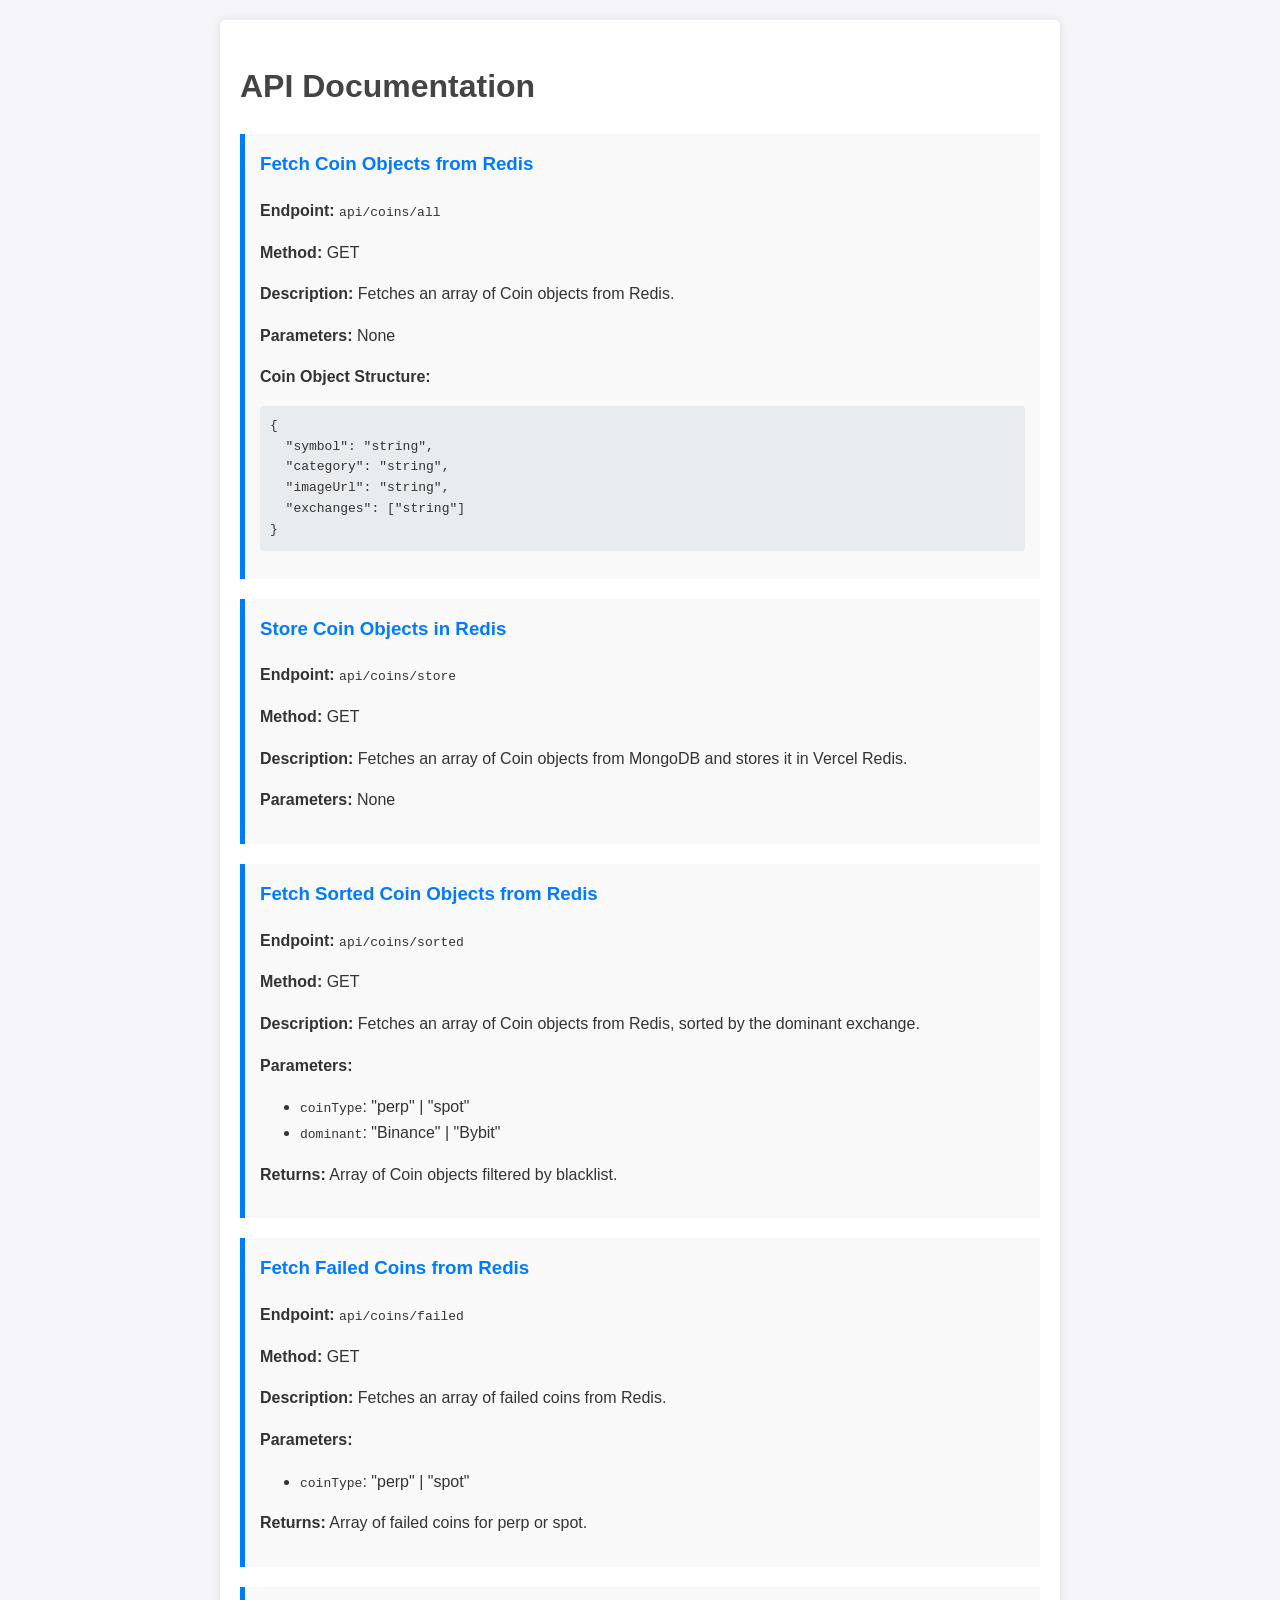
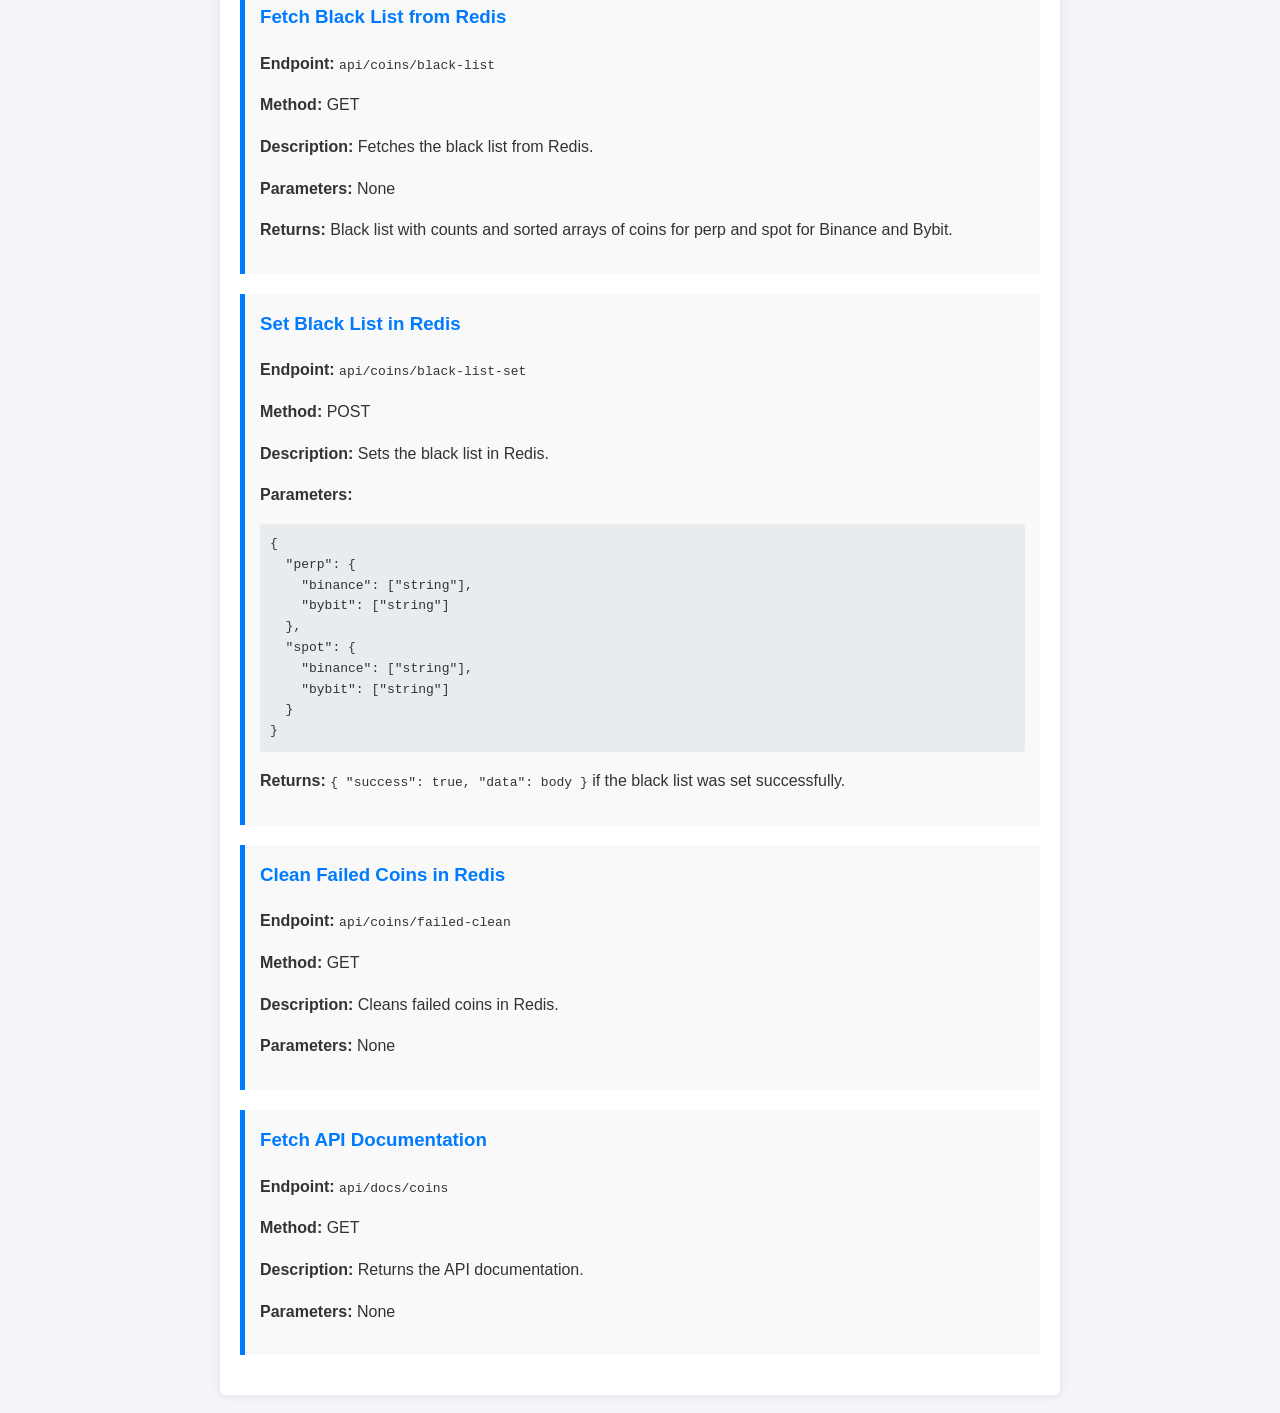
<file: index.html>
<!DOCTYPE html>
<html lang="en">
<head>
    <meta charset="UTF-8">
    <meta name="viewport" content="width=device-width, initial-scale=1.0">
    <title>API Documentation</title>
    <style>
        body {
            font-family: Arial, sans-serif;
            line-height: 1.6;
            margin: 0;
            padding: 20px;
            background-color: #f4f4f9;
            color: #333;
        }
        h1, h2 {
            color: #444;
        }
        .container {
            max-width: 800px;
            margin: auto;
            background: #fff;
            padding: 20px;
            border-radius: 5px;
            box-shadow: 0 0 10px rgba(0, 0, 0, 0.1);
        }
        .endpoint {
            background: #f9f9f9;
            margin: 20px 0;
            padding: 15px;
            border-left: 5px solid #007BFF;
        }
        .endpoint h3 {
            margin-top: 0;
            color: #007BFF;
        }
        pre {
            background: #e9ecef;
            padding: 10px;
            border-radius: 3px;
            overflow-x: auto;
        }
        code {
            font-family: monospace;
        }
    </style>
</head>
<body>
    <div class="container">
        <h1>API Documentation</h1>

        <div class="endpoint">
            <h3>Fetch Coin Objects from Redis</h3>
            <p><strong>Endpoint:</strong> <code>api/coins/all</code></p>
            <p><strong>Method:</strong> GET</p>
            <p><strong>Description:</strong> Fetches an array of Coin objects from Redis.</p>
            <p><strong>Parameters:</strong> None</p>
            <p><strong>Coin Object Structure:</strong></p>
            <pre>
{
  "symbol": "string",
  "category": "string",
  "imageUrl": "string",
  "exchanges": ["string"]
}</pre>
        </div>

        <div class="endpoint">
            <h3>Store Coin Objects in Redis</h3>
            <p><strong>Endpoint:</strong> <code>api/coins/store</code></p>
            <p><strong>Method:</strong> GET</p>
            <p><strong>Description:</strong> Fetches an array of Coin objects from MongoDB and stores it in Vercel Redis.</p>
            <p><strong>Parameters:</strong> None</p>
        </div>

        <div class="endpoint">
            <h3>Fetch Sorted Coin Objects from Redis</h3>
            <p><strong>Endpoint:</strong> <code>api/coins/sorted</code></p>
            <p><strong>Method:</strong> GET</p>
            <p><strong>Description:</strong> Fetches an array of Coin objects from Redis, sorted by the dominant exchange.</p>
            <p><strong>Parameters:</strong></p>
            <ul>
                <li><code>coinType</code>: "perp" | "spot"</li>
                <li><code>dominant</code>: "Binance" | "Bybit"</li>
            </ul>
            <p><strong>Returns:</strong> Array of Coin objects filtered by blacklist.</p>
        </div>

        <div class="endpoint">
            <h3>Fetch Failed Coins from Redis</h3>
            <p><strong>Endpoint:</strong> <code>api/coins/failed</code></p>
            <p><strong>Method:</strong> GET</p>
            <p><strong>Description:</strong> Fetches an array of failed coins from Redis.</p>
            <p><strong>Parameters:</strong></p>
            <ul>
                <li><code>coinType</code>: "perp" | "spot"</li>
            </ul>
            <p><strong>Returns:</strong> Array of failed coins for perp or spot.</p>
        </div>

        <div class="endpoint">
            <h3>Fetch Black List from Redis</h3>
            <p><strong>Endpoint:</strong> <code>api/coins/black-list</code></p>
            <p><strong>Method:</strong> GET</p>
            <p><strong>Description:</strong> Fetches the black list from Redis.</p>
            <p><strong>Parameters:</strong> None</p>
            <p><strong>Returns:</strong> Black list with counts and sorted arrays of coins for perp and spot for Binance and Bybit.</p>
        </div>

        <div class="endpoint">
            <h3>Set Black List in Redis</h3>
            <p><strong>Endpoint:</strong> <code>api/coins/black-list-set</code></p>
            <p><strong>Method:</strong> POST</p>
            <p><strong>Description:</strong> Sets the black list in Redis.</p>
            <p><strong>Parameters:</strong></p>
            <pre>
{
  "perp": {
    "binance": ["string"],
    "bybit": ["string"]
  },
  "spot": {
    "binance": ["string"],
    "bybit": ["string"]
  }
}</pre>
            <p><strong>Returns:</strong> <code>{ "success": true, "data": body }</code> if the black list was set successfully.</p>
        </div>

        <div class="endpoint">
            <h3>Clean Failed Coins in Redis</h3>
            <p><strong>Endpoint:</strong> <code>api/coins/failed-clean</code></p>
            <p><strong>Method:</strong> GET</p>
            <p><strong>Description:</strong> Cleans failed coins in Redis.</p>
            <p><strong>Parameters:</strong> None</p>
        </div>

        <div class="endpoint">
            <h3>Fetch API Documentation</h3>
            <p><strong>Endpoint:</strong> <code>api/docs/coins</code></p>
            <p><strong>Method:</strong> GET</p>
            <p><strong>Description:</strong> Returns the API documentation.</p>
            <p><strong>Parameters:</strong> None</p>
        </div>
    </div>
</body>
</html>
</file>
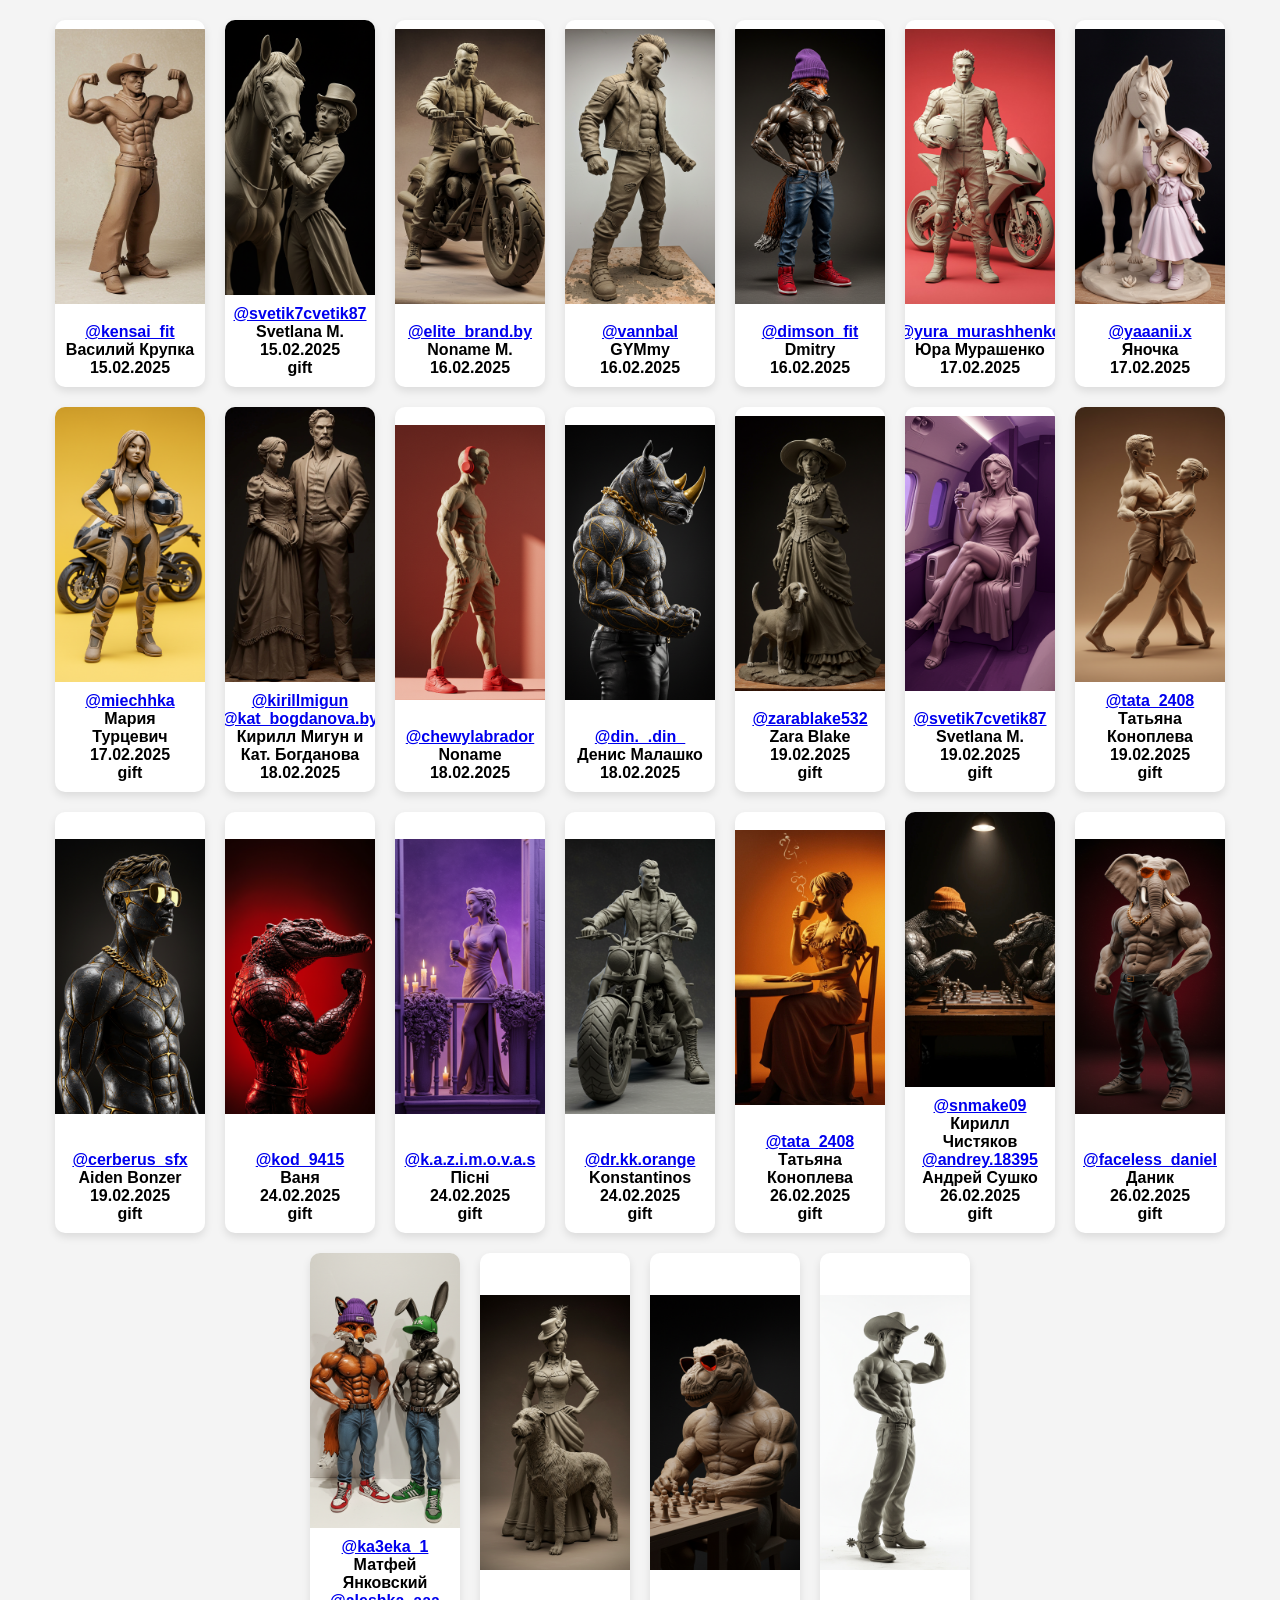
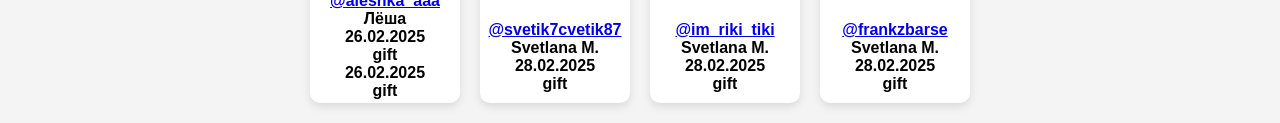
<file: index copy.html>
<!DOCTYPE html>
<html lang="en">

<head>
    <meta charset="UTF-8">
    <meta name="viewport" content="width=device-width, initial-scale=1.0">
    <title>Responsive Card Layout</title>
    <style>
        * {
            box-sizing: border-box;
            margin: 0;
            padding: 0;
        }

        body {
            font-family: Arial, sans-serif;
            background-color: #f4f4f4;
            padding: 20px;
        }

        .container {
            display: flex;
            flex-wrap: wrap;
            gap: 20px;
            justify-content: center;
        }

        .card {
            background: white;
            border-radius: 10px;
            overflow: hidden;
            box-shadow: 0 4px 8px rgba(0, 0, 0, 0.1);
            width: 10%;
            max-height: 50vh;
            min-width: 150px;
            display: flex;
            flex-direction: column;
            align-items: center;
        }

        .card img {
            width: 100%;
            height: 100%;
            object-fit: contain;
        }

        .card .text {
            padding: 10px;
            text-align: center;
            font-size: 16px;
            font-weight: bold;
        }

        @media (max-width: 768px) {
            .card {
                width: 100%;
                max-height: none;
            }
        }
    </style>
</head>

<body>
    <!-- first -->
    <div class="container">
        <div class="card">
            <img src="images/img-1.jpg" alt="Card Image">
            <div class="text"><a href="https://www.instagram.com/kensai_fit/">@kensai_fit</a><br>Василий
                Крупка<br>15.02.2025</div>
        </div>
        <div class="card">
            <img src="images/img-2.jpg" alt="Card Image">
            <div class="text"><a href="https://www.instagram.com/svetik7cvetik87/">@svetik7cvetik87</a><br>Svetlana
                M.<br>15.02.2025<br>gift</div>
        </div>
        <div class="card">
            <img src="images/img-3.jpg" alt="Card Image">
            <div class="text"><a href="https://www.instagram.com/elite_brand.by/">@elite_brand.by</a><br>Noname
                M.<br>16.02.2025</div>
        </div>
        <div class="card">
            <img src="images/img-4.jpg" alt="Card Image">
            <div class="text"><a href="https://www.instagram.com/vannbal/">@vannbal</a><br>GYMmy<br>16.02.2025</div>
        </div>
        <div class="card">
            <img src="images/img-5.jpg" alt="Card Image">
            <div class="text"><a href="https://www.instagram.com/dimson_fit/">@dimson_fit</a><br>Dmitry<br>16.02.2025
            </div>
        </div>


        <div class="card">
            <img src="images/img-8.jpg" alt="Card Image">
            <div class="text"><a href="https://www.instagram.com/yura_murashhenko/">@yura_murashhenko</a><br>Юра
                Мурашенко<br>17.02.2025
            </div>
        </div>
        <div class="card">
            <img src="images/img-9.jpg" alt="Card Image">
            <div class="text"><a href="https://www.instagram.com/yaaanii.x/">@yaaanii.x</a><br>Яночка<br>17.02.2025
            </div>
        </div>
        <div class="card">
            <img src="images/img-10.jpg" alt="Card Image">
            <div class="text"><a href="https://www.instagram.com/miechhka/">@miechhka</a><br>Мария
                Турцевич<br>17.02.2025
                <br>gift
            </div>
        </div>
        <div class="card">
            <img src="images/img-11.jpg" alt="Card Image">
            <div class="text"><a href="https://www.instagram.com/kirillmigun/">@kirillmigun</a>
                <a href="https://www.instagram.com/kat_bogdanova.by/">@kat_bogdanova.by</a>
                <br>Кирилл
                Мигун и Кат. Богданова<br>18.02.2025
            </div>
        </div>
        <div class="card">
            <img src="images/img-12.jpg" alt="Card Image">
            <div class="text"><a
                    href="https://www.instagram.com/chewylabrador/">@chewylabrador</a><br>Noname<br>18.02.2025
            </div>
        </div>
        <div class="card">
            <img src="images/img-13.jpg" alt="Card Image">
            <div class="text"><a href="https://www.instagram.com/din._.din_/">@din._.din_</a><br>Денис
                Малашко<br>18.02.2025
            </div>
        </div>
        <div class="card">
            <img src="images/img-14.jpg" alt="Card Image">
            <div class="text"><a href="https://www.instagram.com/zarablake532/">@zarablake532</a><br>Zara
                Blake<br>19.02.2025
                <br>gift
            </div>
        </div>


        <div class="card">
            <img src="images/img-15.jpg" alt="Card Image">
            <div class="text"><a href="https://www.instagram.com/svetik7cvetik87/">@svetik7cvetik87</a><br>Svetlana
                M.<br>19.02.2025<br>gift</div>
        </div>

        <div class="card">
            <img src="images/img-16.jpg" alt="Card Image">
            <div class="text"><a href="https://www.instagram.com/tata_2408/">@tata_2408</a><br>Татьяна
                Коноплева<br>19.02.2025<br>gift</div>
        </div>
        <div class="card">
            <img src="images/img-17.jpg" alt="Card Image">
            <div class="text"><a href="https://www.instagram.com/cerberus_sfx/">@cerberus_sfx</a><br>Aiden
                Bonzer<br>19.02.2025
                <br>gift
            </div>
        </div>

        <!-- <div class="card">
            <img src="images/img-19.jpg" alt="Card Image">
            <div class="text"><a href="https://www.instagram.com/matvei.muchinski/">@matvei.muchinski</a><br>Матвей
                Мучинский<br>24.02.2025
            </div>
            <a href="https://www.instagram.com/roman_t1k/">@roman_t1k</a><br>Роман<br>24.02.2025
        </div> -->
        <div class="card">
            <img src="images/img-20.jpg" alt="Card Image">
            <div class="text"><a href="https://www.instagram.com/kod_9415/">@kod_9415</a><br>Ваня<br>24.02.2025
                <br>gift
            </div>
        </div>

        <div class="card">
            <img src="images/img-18.jpg" alt="Card Image">
            <div class="text"><a
                    href="https://www.instagram.com/k.a.z.i.m.o.v.a.s/">@k.a.z.i.m.o.v.a.s</a><br>Пісні<br>24.02.2025
                <br>gift
            </div>
        </div>


        <div class="card">
            <img src="images/img-21.jpg" alt="Card Image">
            <div class="text"><a
                    href="https://www.instagram.com/dr.kk.orange/">@dr.kk.orange</a><br>Konstantinos<br>24.02.2025
                <br>gift
            </div>
        </div>

        <div class="card">
            <img src="images/img-23.jpg" alt="Card Image">
            <div class="text"><a href="https://www.instagram.com/tata_2408/">@tata_2408</a><br>Татьяна
                Коноплева<br>26.02.2025<br>gift</div>
        </div>


        <div class="card">
            <img src="images/img-22.jpg" alt="Card Image">
            <div class="text"><a href="https://www.instagram.com/snmake09/">@snmake09</a><br>Кирилл
                Чистяков
                <a href="https://www.instagram.com/andrey.18395/">@andrey.18395</a><br>Андрей Сушко
                <br>26.02.2025<br>gift
            </div>
        </div>

        <div class="card">
            <img src="images/img-24.jpg" alt="Card Image">
            <div class="text"><a
                    href="https://www.instagram.com/faceless_daniel">@faceless_daniel</a><br>Даник<br>26.02.2025
                <br>gift
            </div>
        </div>

        <div class="card">
            <img src="images/img-25.jpg" alt="Card Image">
            <div class="text"><a href="https://www.instagram.com/ka3eka_1/">@ka3eka_1</a><br>Матфей Янковский
                <a href="https://www.instagram.com/aleshka_aaa/">@aleshka_aaa</a><br>Лёша<br>26.02.2025<br>gift
                <br>26.02.2025<br>gift
            </div>
        </div>

        <div class="card">
            <img src="images/img-26.jpg" alt="Card Image">
            <div class="text"><a href="https://www.instagram.com/svetik7cvetik87/">@svetik7cvetik87</a><br>Svetlana
                M.<br>28.02.2025<br>gift</div>
        </div>

        <div class="card">
            <img src="images/img-27.jpg" alt="Card Image">
            <div class="text"><a href="https://www.instagram.com/im_riki_tiki">@im_riki_tiki</a><br>Svetlana
                M.<br>28.02.2025<br>gift</div>
        </div>

        <div class="card">
            <img src="images/img-28.jpg" alt="Card Image">
            <div class="text"><a href="https://www.instagram.com/frankzbarse">@frankzbarse</a><br>Svetlana
                M.<br>28.02.2025<br>gift</div>
        </div>

    </div>


    </div>
</body>

</html>
</file>
